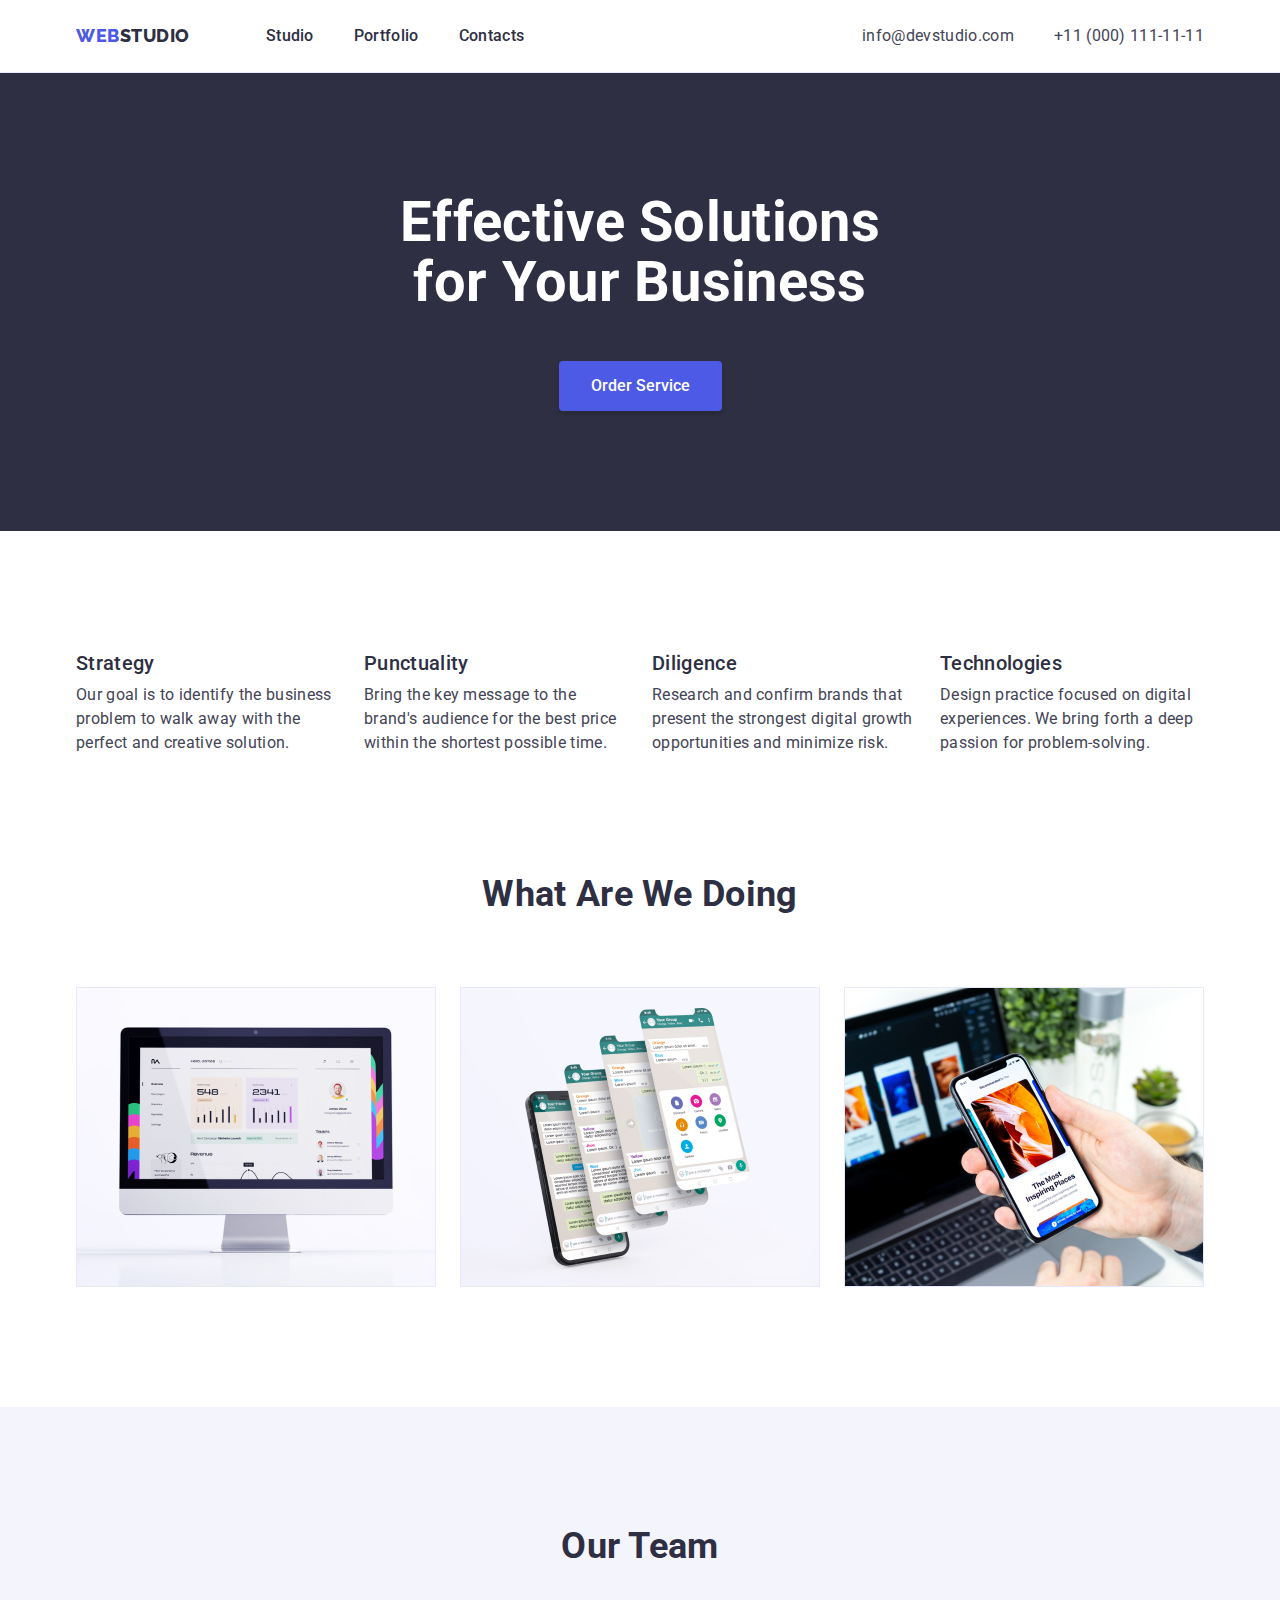
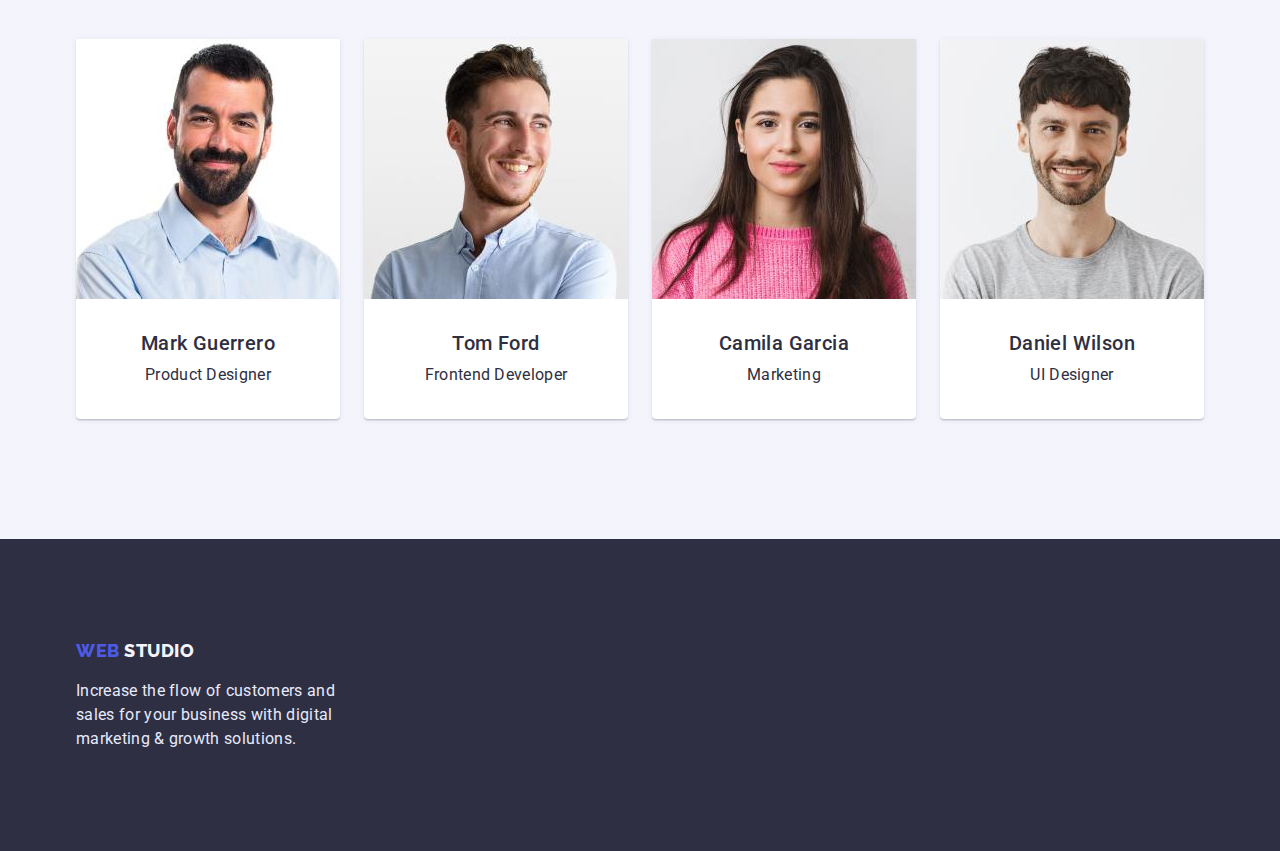
<file: index.html>
<!DOCTYPE html>
<html lang="en">
  <head>
    <meta charset="UTF-8" />
    <meta http-equiv="X-UA-Compatible" content="IE=edge" />
    <meta
      name="viewport"
      content="width=device-width, initial-scale=1.0"
    />
    <title>WebStudio</title>
    <link
      rel="preconnect"
      href="https://fonts.googleapis.com"
    />
    <link
      rel="preconnect"
      href="https://fonts.gstatic.com"
      crossorigin
    />
    <link
      href="https://fonts.googleapis.com/css2?family=Raleway:wght@800&family=Roboto:wght@400;500;700;900&display=swap"
      rel="stylesheet"
    />
    <link
      rel="stylesheet"
      href="https://cdnjs.cloudflare.com/ajax/libs/modern-normalize/1.1.0/modern-normalize.min.css"
    />
    <link rel="stylesheet" href="./css/styles.css" />
  </head>
  <body>
    <!--▼▼▼▼▼▼▼▼▼▼▼▼▼▼HEADER▼▼▼▼▼▼▼▼▼▼▼▼▼▼-->
    <header class="header">
      <div class="container">
        <nav class="header_nav">
          <a class="logo" href="./index.html"
            ><span class="logo_accent">Web</span>Studio</a
          >
          <ul class="header_nav-list">
            <li>
              <a class="header_nav-link" href="#">Studio</a>
            </li>
            <li>
              <a
                class="header_nav-link"
                href="./portfolio.html"
                >Portfolio</a
              >
            </li>
            <li>
              <a class="header_nav-link" href="#"
                >Contacts</a
              >
            </li>
          </ul>
        </nav>
        <address class="header_contacts">
          <ul class="header_contacts-list">
            <li>
              <a
                class="header_contact-link"
                href="mailto:info@devstudio.com"
                >info@devstudio.com</a
              >
            </li>
            <li>
              <a
                class="header_contact-link"
                href="tel:+110001111111"
                >+11 (000) 111-11-11</a
              >
            </li>
          </ul>
        </address>
      </div>
    </header>
    <!--▲▲▲▲▲▲▲▲▲▲▲▲▲▲HEADER▲▲▲▲▲▲▲▲▲▲▲▲▲▲-->
    <main>
      <!--▼▼▼▼▼▼▼▼▼▼▼▼▼▼HIRO▼▼▼▼▼▼▼▼▼▼▼▼▼▼-->
      <section class="hiro section">
        <div class="container">
          <h1 class="hiro_title">
            Effective Solutions <br />
            for Your Business
          </h1>
          <button class="hiro_button" type="button">
            Order Service
          </button>
        </div>
      </section>
      <!--▲▲▲▲▲▲▲▲▲▲▲▲▲▲HIRO▲▲▲▲▲▲▲▲▲▲▲▲▲▲-->
      <!--▼▼▼▼▼▼▼▼▼▼▼▼▼▼QUALITY▼▼▼▼▼▼▼▼▼▼▼▼▼▼-->
      <section class="quality section">
        <div class="container">
          <h2 hidden>Strategy</h2>
          <ul class="quality_list">
            <li class="quality_list-point">
              <h3 class="quality_list-title">Strategy</h3>
              <p class="quality_list-paragraf">
                Our goal is to identify the business problem
                to walk away with the perfect and creative
                solution.
              </p>
            </li>
            <li class="quality_list-point">
              <h3 class="quality_list-title">
                Punctuality
              </h3>
              <p class="quality_list-paragraf">
                Bring the key message to the brand's
                audience for the best price within the
                shortest possible time.
              </p>
            </li>
            <li class="quality_list-point">
              <h3 class="quality_list-title">Diligence</h3>
              <p class="quality_list-paragraf">
                Research and confirm brands that present the
                strongest digital growth opportunities and
                minimize risk.
              </p>
            </li>
            <li class="quality_list-point">
              <h3 class="quality_list-title">
                Technologies
              </h3>
              <p class="quality_list-paragraf">
                Design practice focused on digital
                experiences. We bring forth a deep passion
                for problem-solving.
              </p>
            </li>
          </ul>
        </div>
      </section>
      <!--▲▲▲▲▲▲▲▲▲▲▲▲▲▲QUALITY▲▲▲▲▲▲▲▲▲▲▲▲▲▲-->
      <!--▼▼▼▼▼▼▼▼▼▼▼▼▼▼WHAT-ARE-WE-DOING▼▼▼▼▼▼▼▼▼▼▼▼▼▼-->
      <section class="what-we-do section">
        <div class="container">
          <h2 class="what-we-do_title">
            What are we doing
          </h2>
          <ul class="what-we-do_list">
            <li>
              <img
                class="what-we-do_img"
                src="./images/desktop/wawd1.jpg"
                alt="Project photo"
                width="360"
              />
            </li>
            <li>
              <img
                class="what-we-do_img"
                src="./images/desktop/wawd2.jpg"
                alt="Project photo"
                width="360"
              />
            </li>
            <li>
              <img
                class="what-we-do_img"
                src="./images/desktop/wawd3.jpg"
                alt="Project photo"
                width="360"
              />
            </li>
          </ul>
        </div>
      </section>
      <!--▲▲▲▲▲▲▲▲▲▲▲▲▲▲WHAT-ARE-WE-DOING▲▲▲▲▲▲▲▲▲▲▲▲▲▲-->
      <!--▼▼▼▼▼▼▼▼▼▼▼▼▼▼OUR-TEAM▼▼▼▼▼▼▼▼▼▼▼▼▼▼-->
      <section class="our-team section">
        <div class="container">
          <h2 class="our-team_title">Our Team</h2>
          <ul class="our-team_list">
            <li class="our-team_point">
              <img
                class="our-team_img"
                src="./images/desktop/our-team1.jpg"
                alt="Person photo"
                width="264"
              />
              <div class="our-team_text-box">
                <h3 class="our-team_list-title">
                  Mark Guerrero
                </h3>
                <p class="our-team_list-paragraf">
                  Product Designer
                </p>
              </div>
            </li>
            <li class="our-team_point">
              <img
                class="our-team_img"
                src="./images/desktop/our-team2.jpg"
                alt="Person photo"
                width="264"
              />
              <div class="our-team_text-box">
                <h3 class="our-team_list-title">
                  Tom Ford
                </h3>
                <p class="our-team_list-paragraf">
                  Frontend Developer
                </p>
              </div>
            </li>
            <li class="our-team_point">
              <img
                class="our-team_img"
                src="./images/desktop/our-team3.jpg"
                alt="Person photo"
                width="264"
              />
              <div class="our-team_text-box">
                <h3 class="our-team_list-title">
                  Camila Garcia
                </h3>
                <p class="our-team_list-paragraf">
                  Marketing
                </p>
              </div>
            </li>
            <li class="our-team_point">
              <img
                class="our-team_img"
                src="./images/desktop/our-team4.jpg"
                alt="Person photo"
                width="264"
              />
              <div class="our-team_text-box">
                <h3 class="our-team_list-title">
                  Daniel Wilson
                </h3>
                <p class="our-team_list-paragraf">
                  UI Designer
                </p>
              </div>
            </li>
          </ul>
        </div>
      </section>
      <!--▲▲▲▲▲▲▲▲▲▲▲▲▲▲OUR-TEAM▲▲▲▲▲▲▲▲▲▲▲▲▲▲-->
    </main>
    <!--▼▼▼▼▼▼▼▼▼▼▼▼▼▼FOOTER▼▼▼▼▼▼▼▼▼▼▼▼▼▼-->
    <footer class="footer">
      <div class="container">
        <div class="footer_info-box">
          <a class="logo footer_logo" href="./index.html"
            ><span class="logo_accent">Web</span> Studio</a
          >
          <p class="footer_paragraf">
            Increase the flow of customers and sales for
            your business with digital marketing & growth
            solutions.
          </p>
        </div>
      </div>
    </footer>
    <!--▲▲▲▲▲▲▲▲▲▲▲▲▲▲FOOTER▲▲▲▲▲▲▲▲▲▲▲▲▲▲-->
  </body>
</html>
</file>
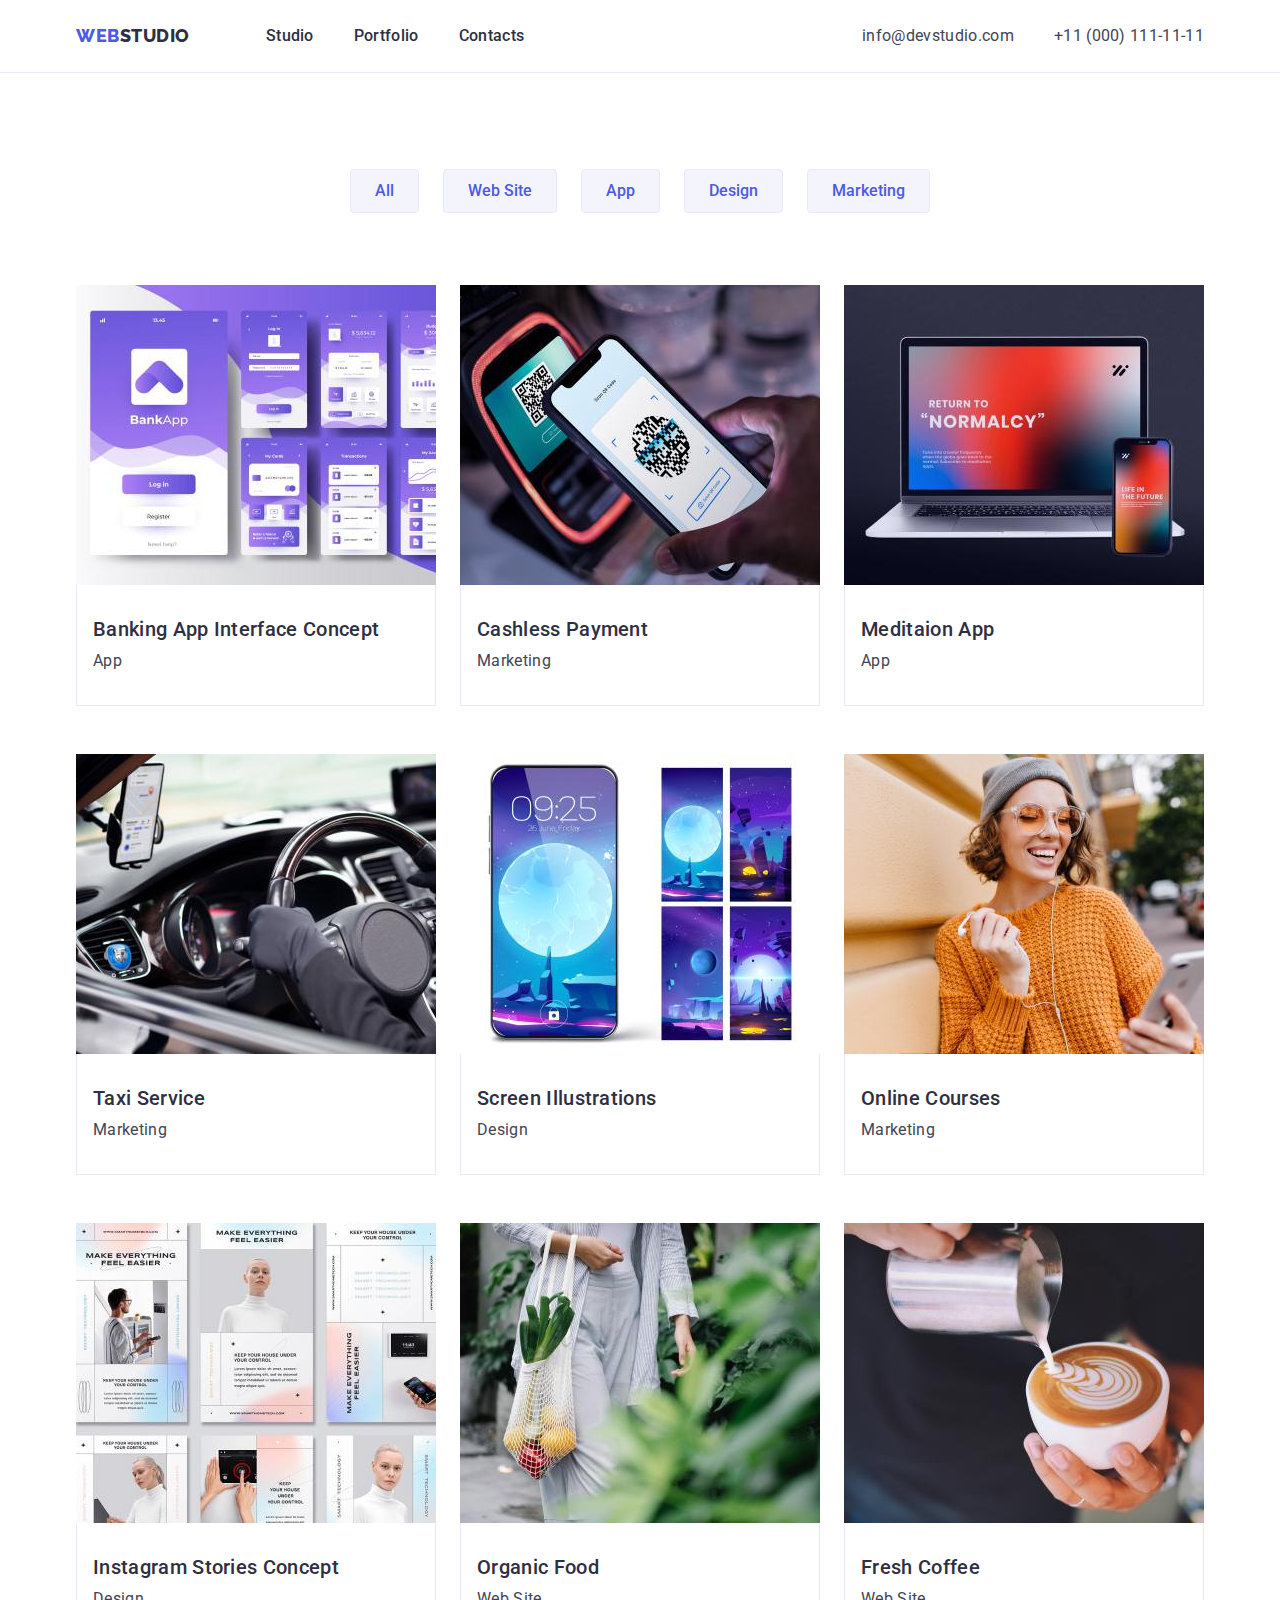
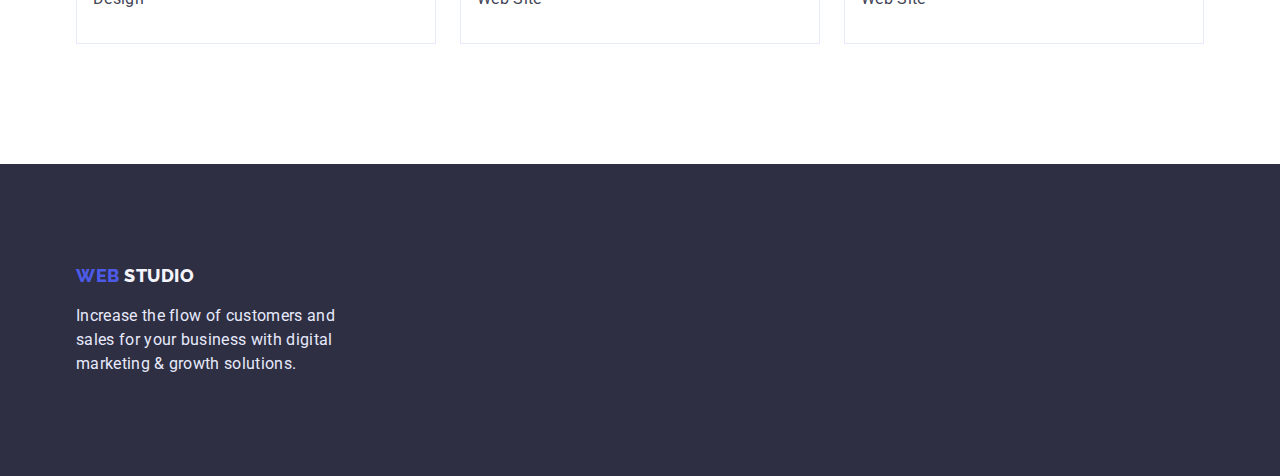
<file: portfolio.html>
<!DOCTYPE html>
<html lang="en">
  <head>
    <meta charset="UTF-8" />
    <meta http-equiv="X-UA-Compatible" content="IE=edge" />
    <meta
      name="viewport"
      content="width=device-width, initial-scale=1.0"
    />
    <title>WebStudio</title>
    <link
      rel="preconnect"
      href="https://fonts.googleapis.com"
    />
    <link
      rel="preconnect"
      href="https://fonts.gstatic.com"
      crossorigin
    />
    <link
      href="https://fonts.googleapis.com/css2?family=Raleway:wght@800&family=Roboto:wght@400;500;700;900&display=swap"
      rel="stylesheet"
    />
    <link
      rel="stylesheet"
      href="https://cdnjs.cloudflare.com/ajax/libs/modern-normalize/1.1.0/modern-normalize.min.css"
    />
    <link rel="stylesheet" href="./css/styles.css" />
  </head>
  <body>
    <!--▼▼▼▼▼▼▼▼▼▼▼▼▼▼HEADER▼▼▼▼▼▼▼▼▼▼▼▼▼▼-->
    <header class="header">
      <div class="container">
        <nav class="header_nav">
          <a class="logo" href="./index.html"
            ><span class="logo_accent">Web</span>Studio</a
          >
          <ul class="header_nav-list">
            <li>
              <a class="header_nav-link" href="./index.html"
                >Studio</a
              >
            </li>
            <li>
              <a
                class="header_nav-link"
                href="./portfolio.html"
                >Portfolio</a
              >
            </li>
            <li>
              <a class="header_nav-link" href="#"
                >Contacts</a
              >
            </li>
          </ul>
        </nav>
        <address class="header_contacts">
          <ul class="header_contacts-list">
            <li>
              <a
                class="header_contact-link"
                href="mailto:info@devstudio.com"
                >info@devstudio.com</a
              >
            </li>
            <li>
              <a
                class="header_contact-link"
                href="tel:+110001111111"
                >+11 (000) 111-11-11</a
              >
            </li>
          </ul>
        </address>
      </div>
    </header>
    <!--▲▲▲▲▲▲▲▲▲▲▲▲▲▲HEADER▲▲▲▲▲▲▲▲▲▲▲▲▲▲-->
    <main>
      <!--▼▼▼▼▼▼▼▼▼▼▼▼▼▼FILTER-BUTTONS▼▼▼▼▼▼▼▼▼▼▼▼▼▼-->
      <section class="portfolio section">
        <div class="container">
          <h1 hidden>Projects</h1>
          <ul class="filters_list">
            <li>
              <button class="filters_button" type="button">
                All
              </button>
            </li>
            <li>
              <button class="filters_button" type="button">
                Web Site
              </button>
            </li>
            <li>
              <button class="filters_button" type="button">
                App
              </button>
            </li>
            <li>
              <button class="filters_button" type="button">
                Design
              </button>
            </li>
            <li>
              <button class="filters_button" type="button">
                Marketing
              </button>
            </li>
          </ul>
          <!--▲▲▲▲▲▲▲▲▲▲▲▲▲▲FILTER-BUTTONS▲▲▲▲▲▲▲▲▲▲▲▲▲▲-->
          <!--▼▼▼▼▼▼▼▼▼▼▼▼▼▼PROJECTS▼▼▼▼▼▼▼▼▼▼▼▼▼▼-->
          <ul class="projects_list">
            <li>
              <a class="projects_link" href="#">
                <img
                  class="projects_img"
                  src="./images/desktop/project1.jpg"
                  alt="Project photo"
                  width="360"
                />
                <div class="projects_text-box">
                  <h2 class="projects_title">
                    Banking App Interface Concept
                  </h2>
                  <p class="projects_paragrad">App</p>
                </div>
              </a>
            </li>
            <li>
              <a class="projects_link" href="#">
                <img
                  class="projects_img"
                  src="./images/desktop/project2.jpg"
                  alt="Project photo"
                  width="360"
                />
                <div class="projects_text-box">
                  <h2 class="projects_title">
                    Cashless Payment
                  </h2>
                  <p class="projects_paragrad">Marketing</p>
                </div>
              </a>
            </li>
            <li>
              <a class="projects_link" href="#">
                <img
                  class="projects_img"
                  src="./images/desktop/project3.jpg"
                  alt="Project photo"
                  width="360"
                />
                <div class="projects_text-box">
                  <h2 class="projects_title">
                    Meditaion App
                  </h2>
                  <p class="projects_paragrad">App</p>
                </div>
              </a>
            </li>
            <li>
              <a class="projects_link" href="#">
                <img
                  class="projects_img"
                  src="./images/desktop/project4.jpg"
                  alt="Project photo"
                  width="360"
                />
                <div class="projects_text-box">
                  <h2 class="projects_title">
                    Taxi Service
                  </h2>
                  <p class="projects_paragrad">Marketing</p>
                </div>
              </a>
            </li>
            <li>
              <a class="projects_link" href="#">
                <img
                  class="projects_img"
                  src="./images/desktop/project5.jpg"
                  alt="Project photo"
                  width="360"
                />
                <div class="projects_text-box">
                  <h2 class="projects_title">
                    Screen Illustrations
                  </h2>
                  <p class="projects_paragrad">Design</p>
                </div>
              </a>
            </li>
            <li>
              <a class="projects_link" href="#">
                <img
                  class="projects_img"
                  src="./images/desktop/project6.jpg"
                  alt="Project photo"
                  width="360"
                />
                <div class="projects_text-box">
                  <h2 class="projects_title">
                    Online Courses
                  </h2>
                  <p class="projects_paragrad">Marketing</p>
                </div>
              </a>
            </li>
            <li>
              <a class="projects_link" href="#">
                <img
                  class="projects_img"
                  src="./images/desktop/project7.jpg"
                  alt="Project photo"
                  width="360"
                />
                <div class="projects_text-box">
                  <h2 class="projects_title">
                    Instagram Stories Concept
                  </h2>
                  <p class="projects_paragrad">Design</p>
                </div>
              </a>
            </li>
            <li>
              <a class="projects_link" href="#">
                <img
                  class="projects_img"
                  src="./images/desktop/project8.jpg"
                  alt="Project photo"
                  width="360"
                />
                <div class="projects_text-box">
                  <h2 class="projects_title">
                    Organic Food
                  </h2>
                  <p class="projects_paragrad">Web Site</p>
                </div>
              </a>
            </li>
            <li>
              <a class="projects_link" href="#">
                <img
                  class="projects_img"
                  src="./images/desktop/project9.jpg"
                  alt="Project photo"
                  width="360"
                />
                <div class="projects_text-box">
                  <h2 class="projects_title">
                    Fresh Coffee
                  </h2>
                  <p class="projects_paragrad">Web Site</p>
                </div>
              </a>
            </li>
          </ul>
        </div>
      </section>
      <!--▲▲▲▲▲▲▲▲▲▲▲▲▲▲PROJECTS▲▲▲▲▲▲▲▲▲▲▲▲▲▲-->
    </main>
    <!--▼▼▼▼▼▼▼▼▼▼▼▼▼▼FOOTER▼▼▼▼▼▼▼▼▼▼▼▼▼▼-->
    <footer class="footer">
      <div class="container">
        <div class="footer_info-box">
          <a class="logo footer_logo" href="./index.html"
            ><span class="logo_accent">Web</span> Studio</a
          >
          <p class="footer_paragraf">
            Increase the flow of customers and sales for
            your business with digital marketing & growth
            solutions.
          </p>
        </div>
      </div>
    </footer>
    <!--▲▲▲▲▲▲▲▲▲▲▲▲▲▲FOOTER▲▲▲▲▲▲▲▲▲▲▲▲▲▲-->
  </body>
</html>
</file>
<file: css/styles.css>
@use "project-elements";
:root {
  --bg-color1: #ffffff;
  --bg-color2: #2e2f42;
  --text-color1: #2e2f42;
  --text-color2: #434455;
  --accent-color: #4d5ae5;
  --hover-color: #404bbf;
  --logo-text: Raleway;
  --title1-weight: 700;
  --title1-size: 36px;
  --title1-height: 1.11;
  --title2-weight: 500;
  --title2-size: 20px;
  --title2-height: 1.2;
}

* {
  box-sizing: border-box;
}

body {
  font-family: Roboto;
  color: var(--text-color1);
  background-color: var(--bg-color1);
  font-weight: 400;
  font-size: 16px;
  line-height: 1.5;
  letter-spacing: 0.02em;
}

button {
  cursor: pointer;
  border: none;
}

ul,
ol {
  list-style: none;
  margin: 0px;
  padding: 0px;
}

a {
  text-decoration: none;
}

img {
  display: block;
}

h1,
h2,
h3,
h4,
h5,
h6,
li,
p {
  margin: 0px;
  padding: 0px;
}

.container {
  width: 1158px;
  padding-left: 15px;
  padding-right: 15px;
  margin-right: auto;
  margin-left: auto;
}

.section {
  padding-top: 120px;
  padding-bottom: 120px;
}

.portfolio.section {
  padding-top: 96px;
}

.logo {
  font-weight: 800;
  font-size: 18px;
  line-height: 1.33;
  letter-spacing: 0.03em;
  text-transform: uppercase;
  color: var(--text-color1);
  font-family: var(--logo-text);
  text-decoration: none;
}
.logo .logo_accent {
  color: var(--accent-color);
}

.footer_logo {
  color: #f4f4fd;
}

.filters_list {
  display: flex;
  justify-content: center;
  gap: 24px;
  margin-bottom: 72px;
}

.filters_button {
  padding: 12px 24px;
  border: 1px solid #e7e9fc;
  border-radius: 4px;
  font-weight: var(--title2-weight);
  color: var(--accent-color);
  background-color: #f4f4fd;
}
.filters_button:hover, .filters_button:focus {
  border: 1px solid var(--hover-color);
  box-shadow: 0px 3px 1px rgba(0, 0, 0, 0.1), 0px 2px 1px rgba(0, 0, 0, 0.08), 0px 2px 2px rgba(0, 0, 0, 0.12);
  color: #ffffff;
  background-color: var(--hover-color);
}

.footer {
  padding-top: 100px;
  padding-bottom: 100px;
  background-color: var(--bg-color2);
}

.footer_logo {
  display: block;
  margin-bottom: 16px;
}

.footer_info-box {
  width: 264px;
}

.footer_paragraf {
  color: #e7e9fc;
}

.header {
  padding-top: 24px;
  padding-bottom: 24px;
  border-bottom: 1px solid #e7e9fc;
}
.header .container {
  display: flex;
}
.header .logo {
  margin-right: 76px;
}

.header_nav {
  display: flex;
}

.header_nav-list {
  display: flex;
  gap: 40px;
  font-weight: var(--title2-weight);
}

.header_nav-link {
  color: var(--text-color1);
}
.header_nav-link:hover, .header_nav-link:focus {
  color: var(--hover-color);
}

.header_contacts {
  margin-left: auto;
}

.header_contacts-list {
  gap: 40px;
  display: flex;
}

.header_contact-link {
  color: var(--text-color2);
  font-style: normal;
}
.header_contact-link:hover, .header_contact-link:focus {
  color: var(--hover-color);
}

.hiro {
  background-color: var(--bg-color2);
}

.hiro_title {
  margin-bottom: 48px;
  font-size: 56px;
  line-height: 1.07;
  text-align: center;
  color: #ffffff;
}

.hiro_button {
  display: block;
  padding: 16px 32px;
  margin-left: auto;
  margin-right: auto;
  box-shadow: 0px 4px 4px rgba(0, 0, 0, 0.15);
  border-radius: 4px;
  color: #ffffff;
  font-weight: var(--title2-weight);
  background-color: var(--accent-color);
}
.hiro_button:hover, .hiro_button:focus {
  background-color: var(--hover-color);
}

.our-team {
  background-color: #f4f4fd;
}

.our-team_title {
  margin-bottom: 72px;
  font-size: var(--title1-size);
  line-height: var(--title1-height);
  text-align: center;
  text-transform: capitalize;
}

.our-team_list {
  display: flex;
  justify-content: space-between;
}

.our-team_point {
  box-shadow: 0px 1px 6px rgba(46, 47, 66, 0.08), 0px 1px 1px rgba(46, 47, 66, 0.16), 0px 2px 1px rgba(46, 47, 66, 0.08);
  border-radius: 0px 0px 4px 4px;
  background-color: #ffffff;
}

.our-team_text-box {
  padding: 32px 16px;
}

.our-team_list-title {
  margin-bottom: 8px;
  text-align: center;
  font-weight: var(--title2-weight);
  font-size: var(--title2-size);
  line-height: var(--title2-height);
  letter-spacing: 0.02em;
}

.our-team_list-paragraf {
  text-align: center;
}

.projects_list {
  display: flex;
  flex-wrap: wrap;
  gap: 48px 24px;
}

.projects_link {
  color: var(--text-color1);
}

.projects_text-box {
  padding: 32px 16px;
  border: 1px solid #e7e9fc;
  border-top: 0px;
}

.projects_title {
  margin-bottom: 8px;
  font-weight: var(--title2-weight);
  font-size: var(--title2-size);
  line-height: var(--title2-height);
}

.projects_paragrad {
  color: var(--text-color2);
}

.quality.section {
  padding-bottom: 0px;
}

.quality_list {
  display: flex;
  justify-content: space-between;
}

.quality_list-point {
  width: 264px;
}

.quality_list-title {
  margin-bottom: 8px;
  font-weight: var(--title2-weight);
  font-size: var(--title2-size);
  line-height: var(--title2-height);
}

.quality_list-paragraf {
  color: var(--text-color2);
}

.what-we-do_list {
  display: flex;
  justify-content: space-between;
}

.what-we-do_title {
  margin-bottom: 72px;
  font-size: var(--title1-size);
  line-height: var(--title1-height);
  text-align: center;
  text-transform: capitalize;
}
</file>
